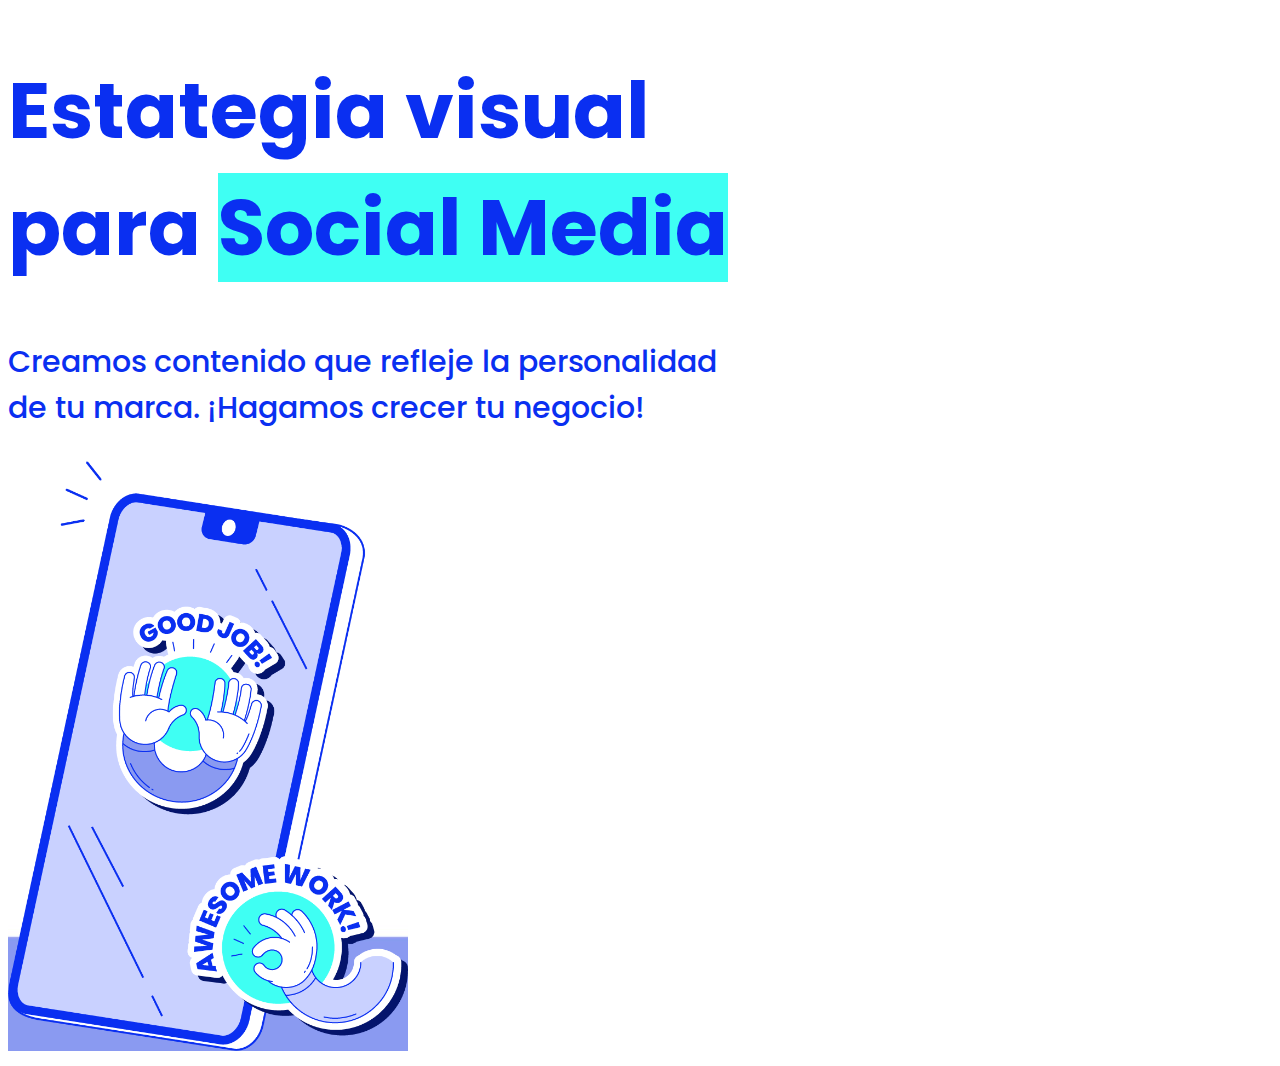
<file: Mod15_Desafio01_Ej1/index.html>
<!DOCTYPE html>
<html lang="en">
<head>
    <meta charset="UTF-8">
    <meta http-equiv="X-UA-Compatible" content="IE=edge">
    <meta name="viewport" content="width=device-width, initial-scale=1.0">
    <title>Desafio 1</title>
<link rel="stylesheet" href="css/estilos.css">
</head>
<body>
    <div>  
        <h1>Estategia visual <br> para <span>Social Media</span>  </h1>
        <p> Creamos contenido que refleje la personalidad <br>  de tu marca. ¡Hagamos crecer tu negocio! </p>
        <img src="imagenes/celu.png" alt="">  
    </div>
</body>
</html>
</file>
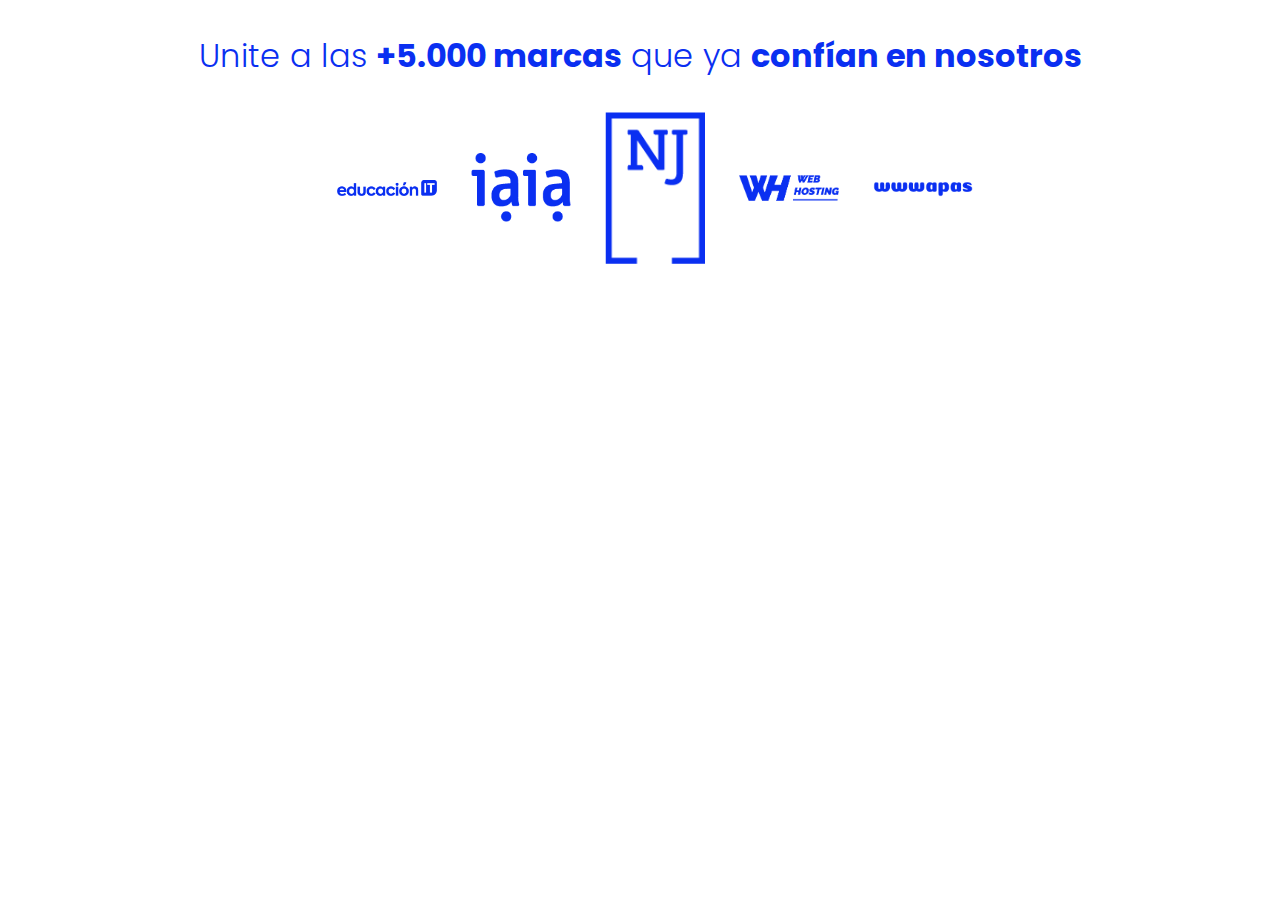
<file: Mod15_Desafio01_Ej2/index.html>
<!DOCTYPE html>
<html lang="en">

<head>
    <meta charset="UTF-8">
    <meta http-equiv="X-UA-Compatible" content="IE=edge">
    <meta name="viewport" content="width=device-width, initial-scale=1.0">
    <title>Desafio 2</title>
    <link rel="stylesheet" href="css/estilos.css">
</head>

<body>
    <footer>

        <p>Unite a las <strong>+5.000 marcas</strong> que ya <strong>confían en nosotros</strong></p>
        <div>
            <img src="imagenes/logos-EIT.png" alt="">

            <img src="imagenes/logos-iaia.png" alt="">
            <img src="imagenes/logos-NJ.png" alt="">

            <img src="imagenes/logos-WH.png" alt="">

            <img src="imagenes/logos-wwwapas.png" alt="">
        </div>

    </footer>
</body>

</html>
</file>
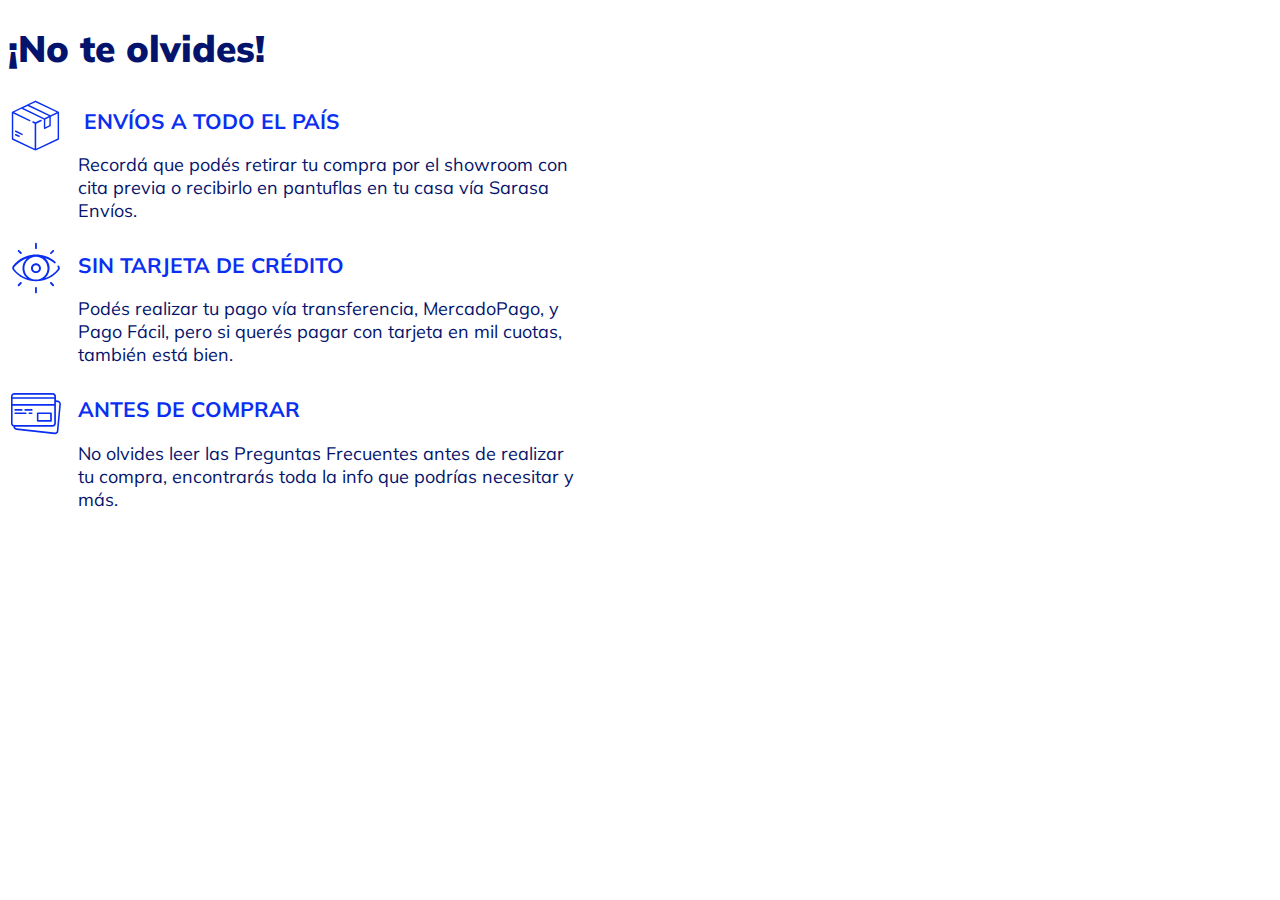
<file: mod16_Desafio01_Ej1/index.html>
<!DOCTYPE html>
<html lang="en">
  <head>
    <meta charset="UTF-8" />
    <meta http-equiv="X-UA-Compatible" content="IE=edge" />
    <meta name="viewport" content="width=device-width, initial-scale=1.0" />
    <title>Document</title>
    <link rel="stylesheet" href="css/estilos.css" />
  </head>
  <body>
    <h1>¡No te olvides!</h1>
    
    <h2>
      <img src="imagenes/icono-caja-01.svg" alt="" /> Envíos a todo el país
    </h2>

    <p>
      Recordá que podés retirar tu compra por el showroom con cita previa o
      recibirlo en pantuflas en tu casa vía Sarasa Envíos.
    </p>

    <h2>
      <img src="imagenes/icono-ojo-01.svg" alt="" />Sin tarjeta de crédito
    </h2>

    <p>
      Podés realizar tu pago vía transferencia, MercadoPago, y Pago Fácil, pero
      si querés pagar con tarjeta en mil cuotas, también está bien.
    </p>

    <h2><img src="imagenes/icono-tarjeta-01.svg" alt="" />Antes de comprar</h2>

    <p>
      No olvides leer las Preguntas Frecuentes antes de realizar tu compra,
      encontrarás toda la info que podrías necesitar y más.
    </p>
  </body>
</html>
</file>
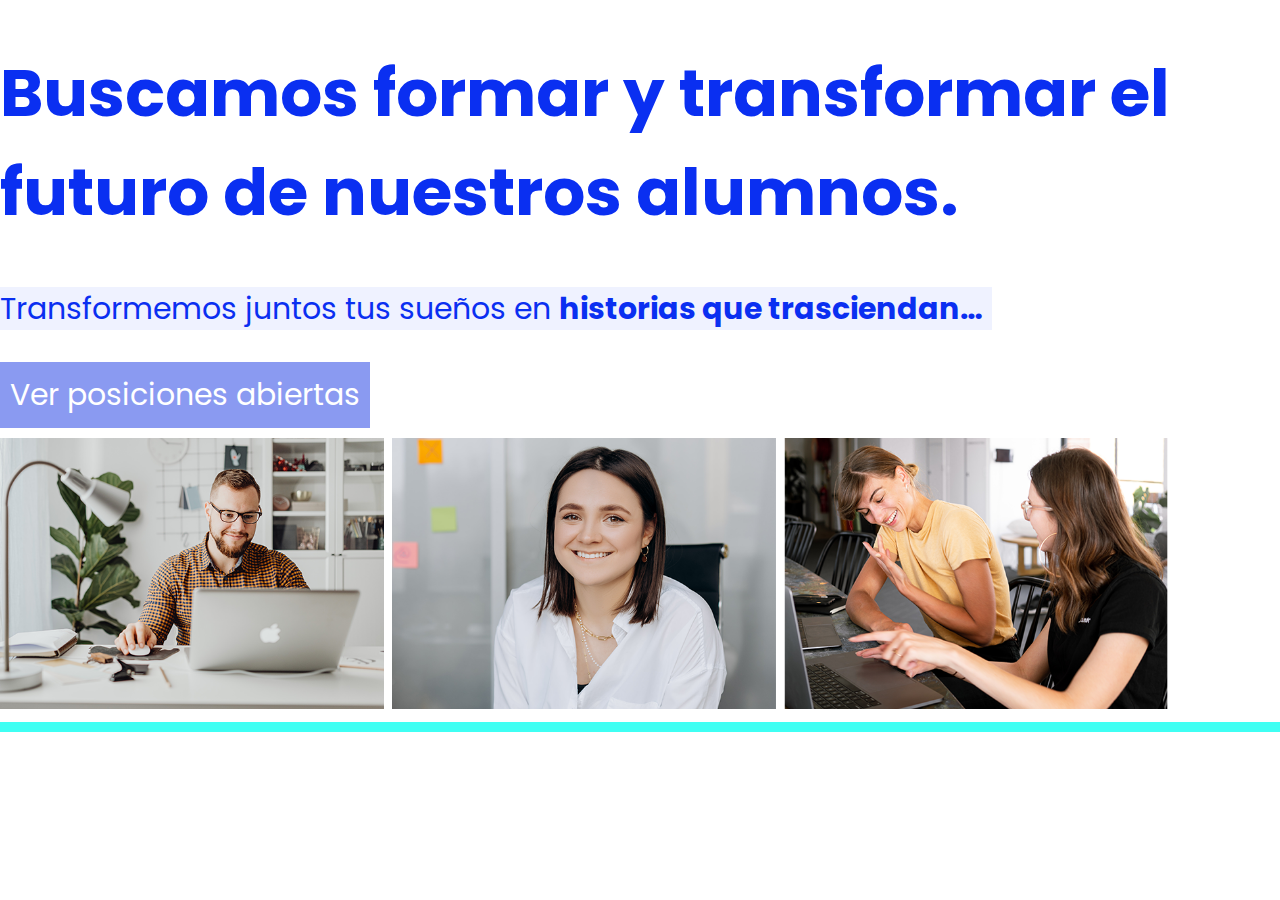
<file: Mod16_Desafio01_Ej2/index.html>
<!DOCTYPE html>
<html lang="en">
  <head>
    <meta charset="UTF-8" />
    <meta http-equiv="X-UA-Compatible" content="IE=edge" />
    <meta name="viewport" content="width=device-width, initial-scale=1.0" />
    <title>Desafio 2</title>
    <link rel="stylesheet" href="css/estilos.css" />
  </head>
  <body>
    <main>
      <h1>Buscamos formar y transformar el futuro de nuestros alumnos.</h1>
      <p>
        Transformemos juntos tus sueños en
        <strong>historias que trasciendan…</strong>
      </p>
      <br>

      <button>Ver posiciones abiertas</button> <br />
      <img src="imagenes/M3-2-img1.png" alt="" />
      <img src="imagenes/M3-2-img2.png" alt="" />
      <img src="imagenes/M3-2-img3.png" alt="" />
    </main>

    <footer></footer>
  </body>
</html>
</file>
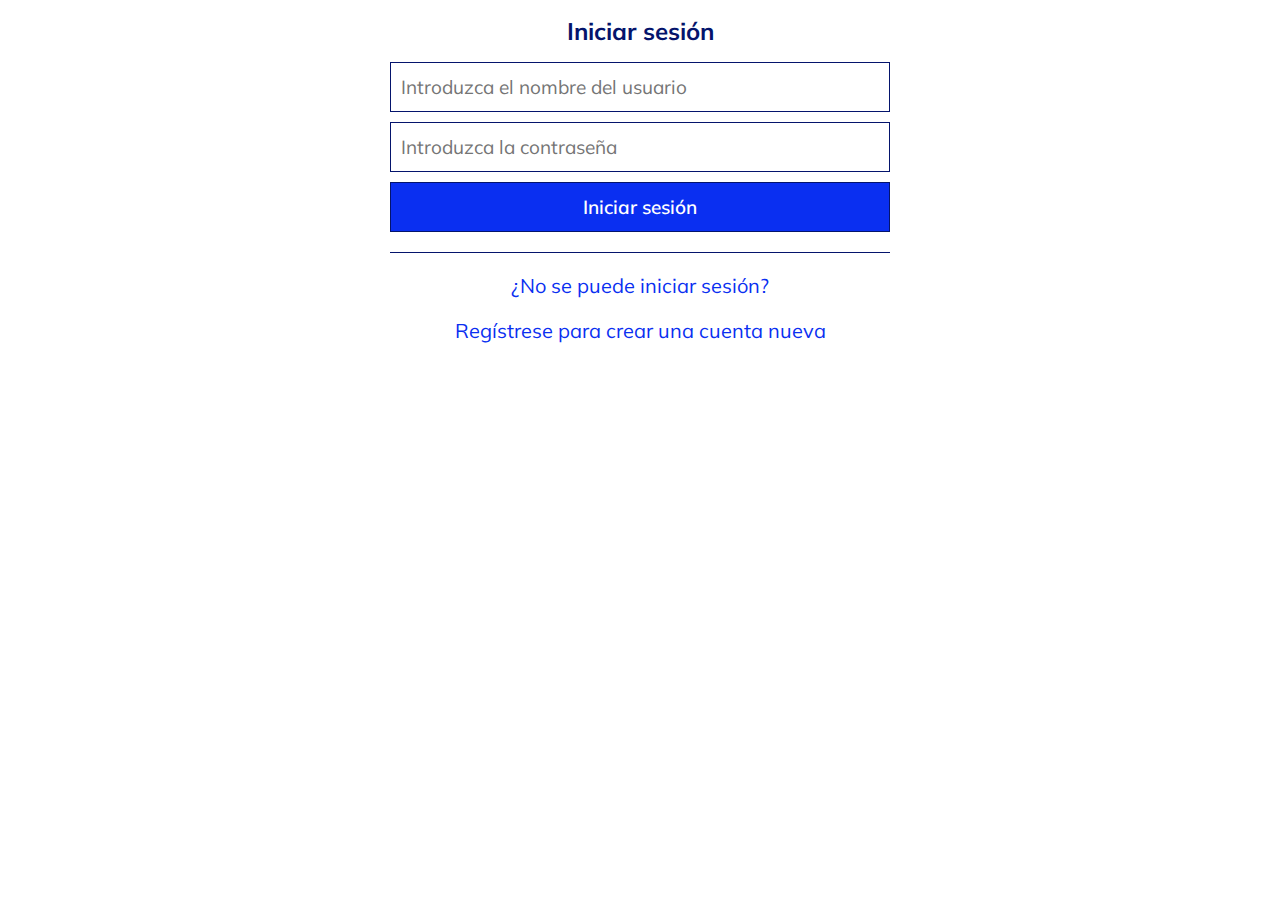
<file: Mod16_Desafio01_Ej3/index.html>
<!DOCTYPE html>
<html lang="en">
<head>
    <meta charset="UTF-8">
    <meta http-equiv="X-UA-Compatible" content="IE=edge">
    <meta name="viewport" content="width=device-width, initial-scale=1.0">
    <title>Desafio 3</title>
    <link rel="stylesheet" href="css/estilos.css">
</head>
<body>
    <h1>Iniciar sesión</h1>
    <form action="">
        <input type="text" placeholder="Introduzca el nombre del usuario">
        <input type="text" placeholder="Introduzca la contraseña">
        <button>Iniciar sesión</button>
    </form>
    <p>¿No se puede iniciar sesión?</p>
    <p>Regístrese para crear una cuenta nueva</p>
</body>
</html>
</file>
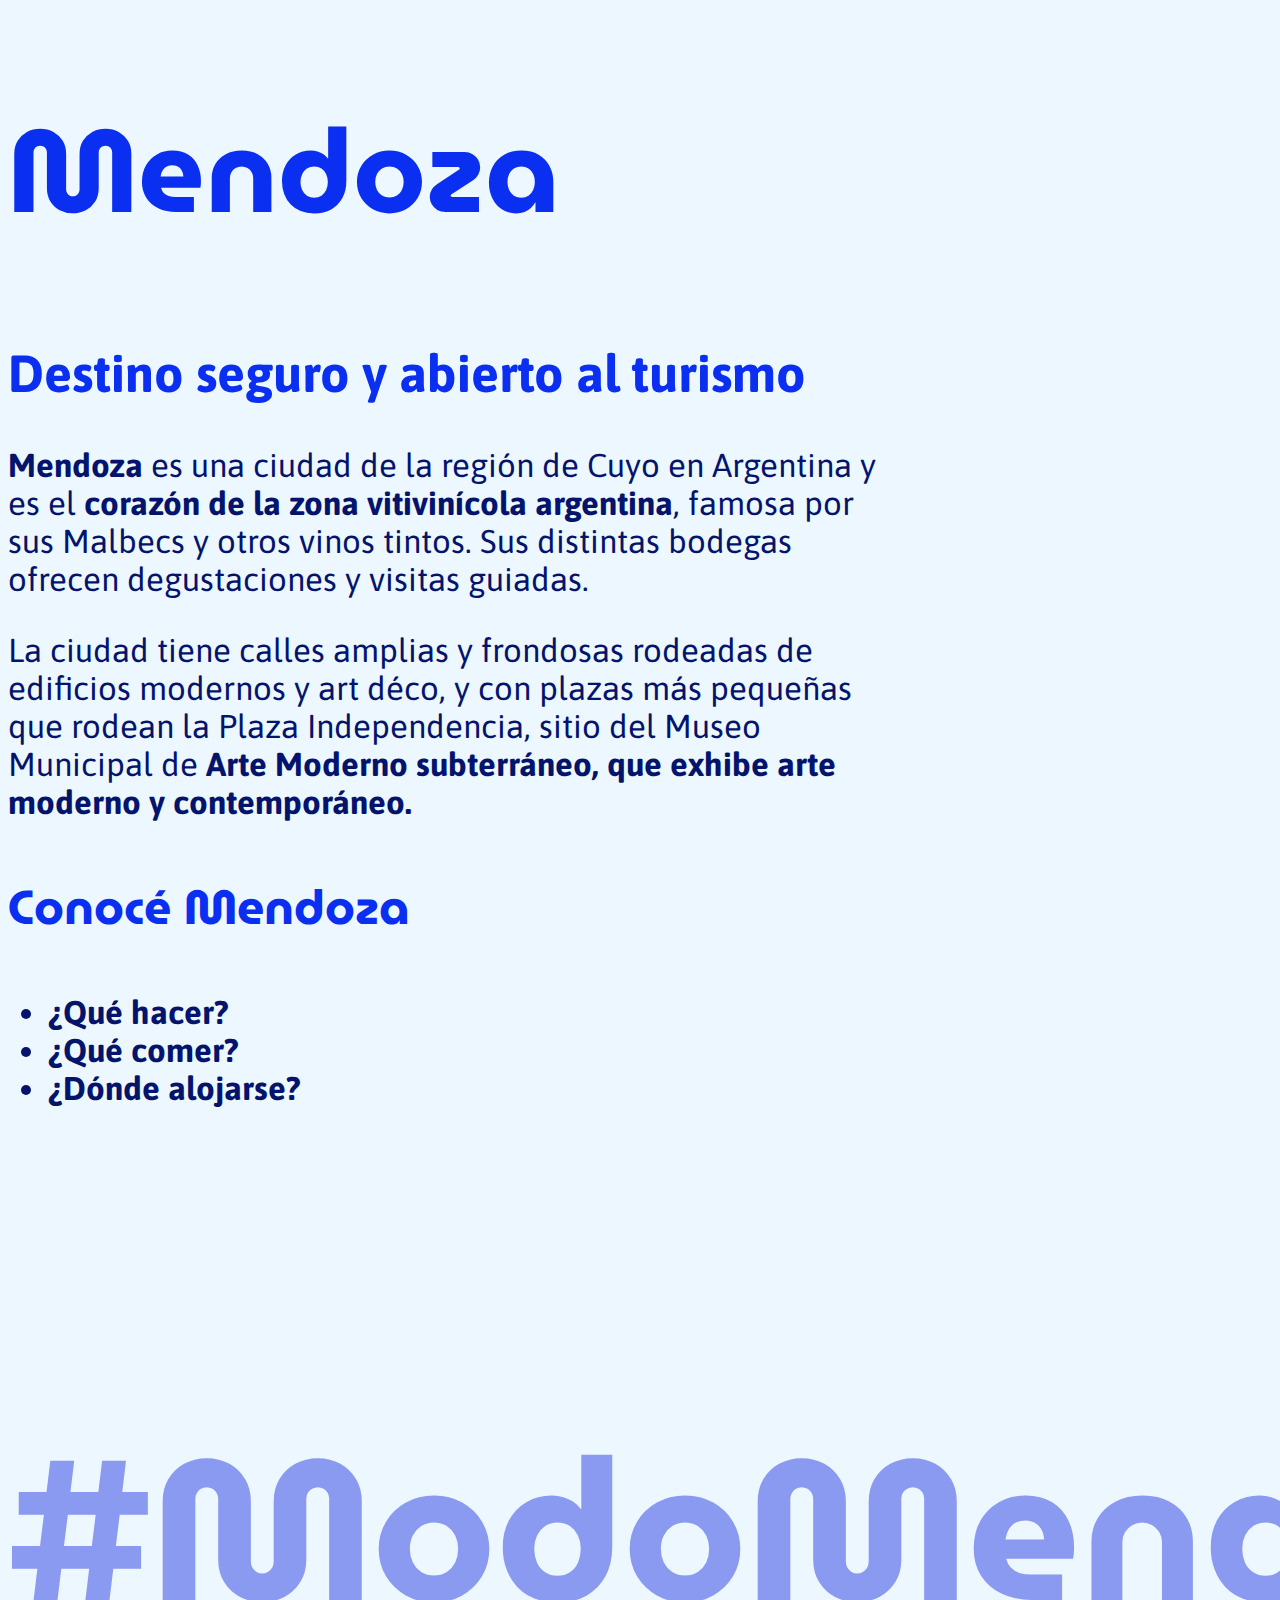
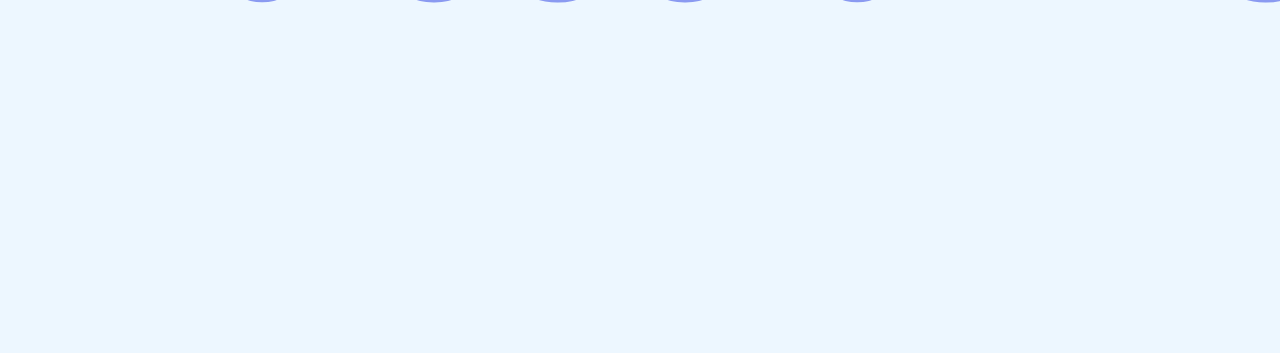
<file: Mod14_Desafio01_Ej1/Index/Index.html>
<!DOCTYPE html>
<html lang="en">
<head>
    <meta charset="UTF-8">
    <meta http-equiv="X-UA-Compatible" content="IE=edge">
    <meta name="viewport" content="width=device-width, initial-scale=1.0">
    <title>Laboratorio 1</title>

    <link rel="stylesheet" href="../CSS/estilos.css">
    <link rel="preconnect" href="https://fonts.googleapis.com">
    <link rel="preconnect" href="https://fonts.gstatic.com" crossorigin>
    <link href="https://fonts.googleapis.com/css2?family=Asap:wght@400;700&family=MuseoModerno:wght@700&display=swap" rel="stylesheet"> 
</head>
<body>
    <h1>Mendoza</h1>
    <h2>Destino seguro y abierto al turismo</h2>
    <p><strong>Mendoza</strong> es una ciudad de la región de Cuyo en Argentina y<br>
    es el <strong>corazón de la zona vitivinícola argentina</strong>, famosa por<br>
    sus Malbecs y otros vinos tintos. Sus distintas bodegas<br>
    ofrecen degustaciones y visitas guiadas.</p>

    <p>La ciudad tiene calles amplias y frondosas rodeadas de<br>
    edificios modernos y art déco, y con plazas más pequeñas<br>
    que rodean la Plaza Independencia, sitio del Museo<br>
    Municipal de <strong>Arte Moderno subterráneo, que exhibe arte<br>
    moderno y contemporáneo.</strong></p>

    <h3>Conocé Mendoza</h3>
        <ul>
            <li>¿Qué hacer?</li>
            <li>¿Qué comer?</li>
            <li>¿Dónde alojarse?</li>
        </ul>
    <h4>#ModoMendoza</h4>
</body>
</html>
</file>
<file: Mod15_Desafio01_Ej1/css/estilos.css>
@import url('https://fonts.googleapis.com/css2?family=Poppins:wght@500;700&display=swap');


body { 
    font-family: 'Poppins', sans-serif;  
    color: #0a2ff1;}
h1 { 
    font-size: 78px; 
    font-weight: 700; 
}
img { 
    width: 400px; 
    background-image: 
    url(../imagenes/fondo.JPG);
}
div { 
    width: 100%;
}
span { 
    background-color: #3ffff3;
}
p { 
    font-weight: 500; 
    font-size: 30px;
}
</file>
<file: Mod15_Desafio01_Ej2/css/estilos.css>
@import url('https://fonts.googleapis.com/css2?family=Poppins:wght@300;700&display=swap');

body { 
    font-family: 'Poppins', sans-serif; 
    color: #0a2ff1;
}

footer { 
    width:100%; 
    text-align: center;
}
p { 
    font-size: 32px; 
    font-weight: 300;
}
img { 
    width: 100px; 
    vertical-align: middle; 
    margin-left: 30px; 
}
div { 
    margin: auto;
    width: 90%;
}
strong { 
    font-weight: 700;
}
</file>
<file: mod16_Desafio01_Ej1/css/estilos.css>
@import url('https://fonts.googleapis.com/css2?family=Mulish:wght@400;700;900&display=swap');

body {
    font-family: 'Mulish', sans-serif; 
}

h1,p { 
    font-size: 37px; 
    color: #04146c;
    font-weight: 900;
}
h2 { 
    font-size: 21px; 
    color: #0a2ff1; 
    font-weight: 700; 
    text-transform: uppercase; 
    margin-bottom: 2px;
}
p { 
    font-size: 18px; 
    font-weight:400; 
    margin-left: 70px; 
    width: 40%; 
    margin-top: 0;
}
img { 
    width: 55px; 
    vertical-align: middle; 
    margin-right: 15px;
}
</file>
<file: Mod16_Desafio01_Ej2/css/estilos.css>
@import url('https://fonts.googleapis.com/css2?family=Poppins:wght@400;700&display=swap');

body {
    margin: 0;
}

body,
button {
    font-family: 'Poppins', sans-serif;
    font-weight: 400;
    font-size: 30px;
    color: #0a2ff1;
}
button {
    background-color: #8a9af1;
    color: white;
    border: none;
    margin-bottom: 10px;
    margin-top: 30px;
    padding: 10px;
}
p {
    background-color: #eff2ff;
    display: inline;
    padding-right: 10px;
}
h1,
strong {
    font-weight: 700;
}
h1 {
    font-size: 66px;
}
img {
    width: 30%;
}
footer {
    width: 100%;
    background-color: #3ffff3;
    height: 10px;
}
</file>
<file: Mod16_Desafio01_Ej3/css/estilos.css>
@import url('https://fonts.googleapis.com/css2?family=Mulish:wght@400;600;700&display=swap');

* { box-sizing: border-box;}
body, button, input {
    font-family: 'Mulish', sans-serif;
   
}

body{ text-align: center;}

h1 {
    font-size: 24px;
    color: #04146c;
    font-weight: 700;
}

input, button {
    border: 1px solid #04146c;
    width: 500px;
    height: 50px;
    padding: 10px;
    font-size: 19px;
    font-weight: 400;
    margin-bottom: 10px;
}

button, input {
    display: block;
}



button {

    color: white;
    background-color: #0a2ff1;
    font-weight: 600;
}

form {
    border-bottom: 1px solid #04146c;
    padding-bottom: 10px;
    width: 500px;
    margin: auto;
    
}

p {
    font-weight: 400;
    color: #0a2ff1;
    font-size: 20px;
}
</file>
<file: Mod14_Desafio01_Ej1/CSS/estilos.css>
body {
    background-color: #edf7ff;
}
p {
    color: #04146c;
    font-family: 'Asap', sans-serif;
    font-weight: 400;
    font-size: 33px;
}
strong {
    font-family: 'Asap', bold;
}
ul {
    color: #04146c;
    font-family: 'Asap', sans-serif;
    font-size: 33px;
    font-weight: bold;
}
h1 {
    font-family: 'MuseoModerno', cursive;
    font-size: 117px;
    color: #0a2ff1
}
h2 {
    color: #0a2ff1;
    font-family: Asap;
    font-size: 39pt;
}
h3 {
    color: #0a2ff1;
    font-family: 'MuseoModerno', bold;
    font-size: 48px;
}
h4 {
    color: #8a9af1;
    font-family: MuseoModerno, bold;
    font-size: 199px;
}
</file>
